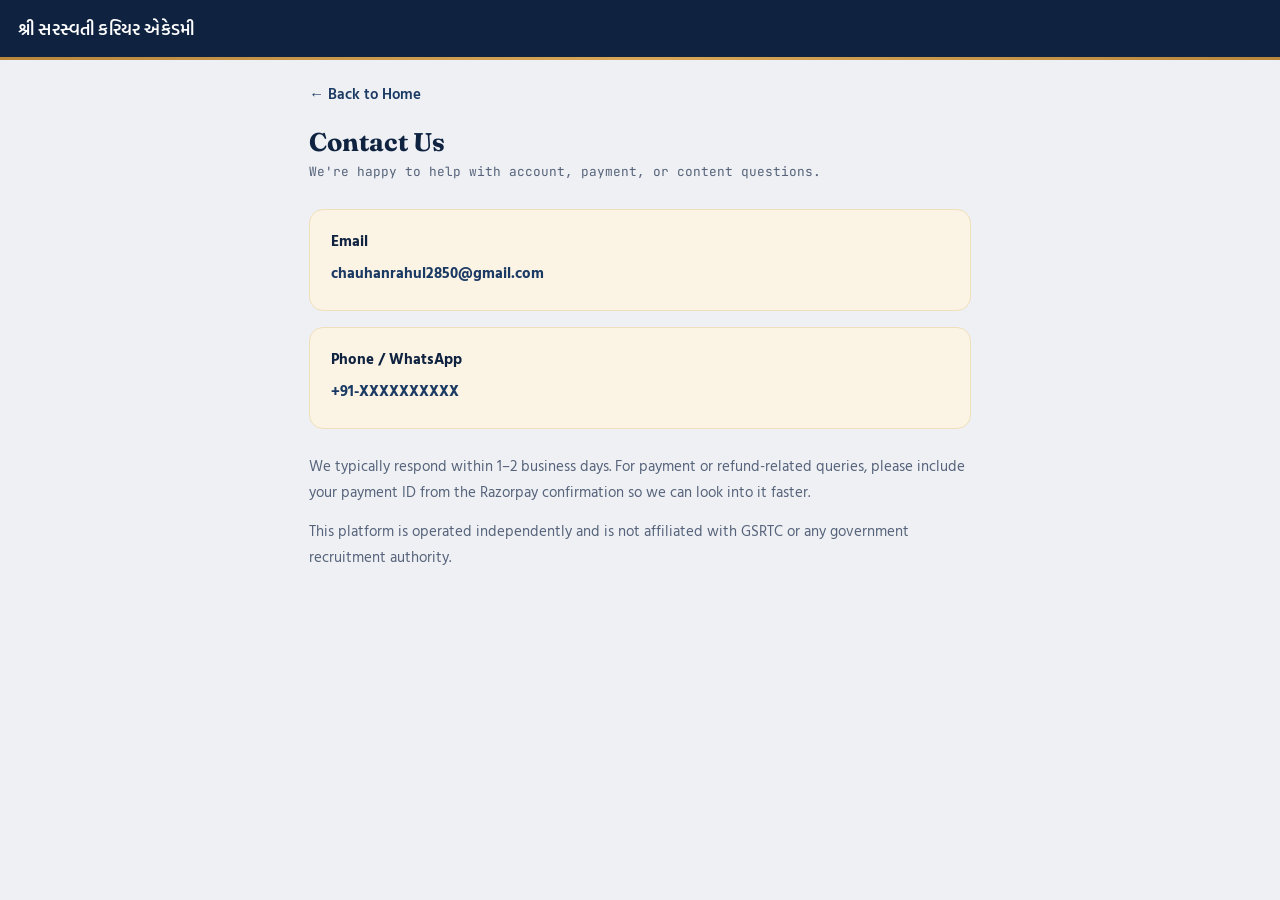
<file: contact.html>
<!DOCTYPE html>
<html lang="en">
<head>
    <meta charset="UTF-8">
    <meta name="viewport" content="width=device-width, initial-scale=1.0">
    <title>Contact Us — Shri Saraswati Career Academy</title>
    <meta name="description" content="Get in touch with Shri Saraswati Career Academy for support with your GSRTC Conductor exam preparation account or payments.">
    <meta name="robots" content="index, follow">
    <link rel="preconnect" href="https://fonts.googleapis.com">
    <link rel="preconnect" href="https://fonts.gstatic.com" crossorigin>
    <link href="https://fonts.googleapis.com/css2?family=Fraunces:opsz,wght@9..144,600;9..144,700;9..144,800&family=Hind+Vadodara:wght@400;500;600;700&family=JetBrains+Mono:wght@500;700&display=swap" rel="stylesheet">
    <link rel="stylesheet" href="css/style.css">
    <link rel="stylesheet" href="css/legal.css">
</head>
<body>
    <div class="top-navbar">
        <span>શ્રી સરસ્વતી કરિયર એકેડમી</span>
    </div>

    <div class="legal-page">
        <a href="index.html" class="legal-back-link">← Back to Home</a>
        <h1>Contact Us</h1>
        <div class="legal-updated">We're happy to help with account, payment, or content questions.</div>

        <div class="legal-contact-box">
            <p><strong>Email</strong></p>
            <p><a href="mailto:chauhanrahul2850@gmail.com">chauhanrahul2850@gmail.com</a></p>
        </div>

        <div class="legal-contact-box" style="margin-top: 1rem;">
            <p><strong>Phone / WhatsApp</strong></p>
            <p><a href="tel:+91XXXXXXXXXX">+91-XXXXXXXXXX</a></p>
        </div>

        <p style="margin-top: 1.5rem;">We typically respond within 1–2 business days. For payment or refund-related queries, please include your payment ID from the Razorpay confirmation so we can look into it faster.</p>

        <p>This platform is operated independently and is not affiliated with GSRTC or any government recruitment authority.</p>
    </div>
</body>
</html>
</file>
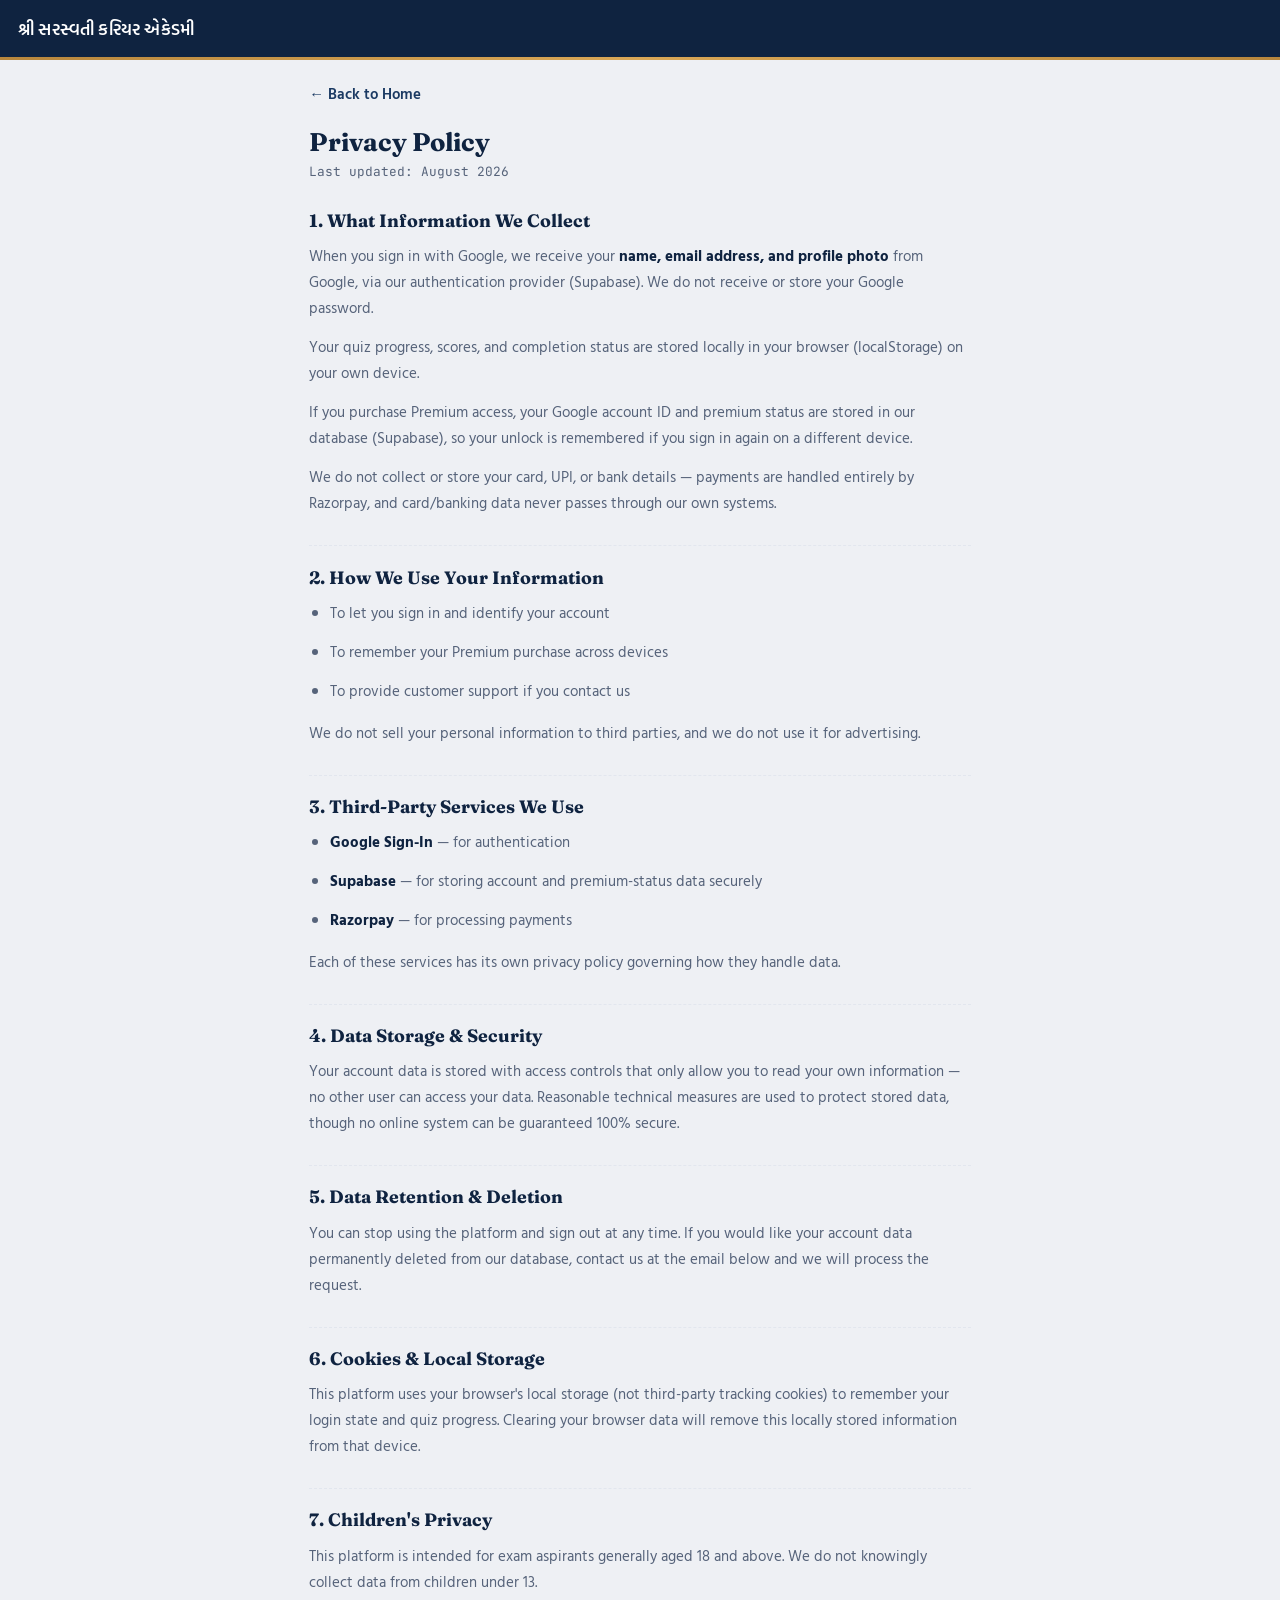
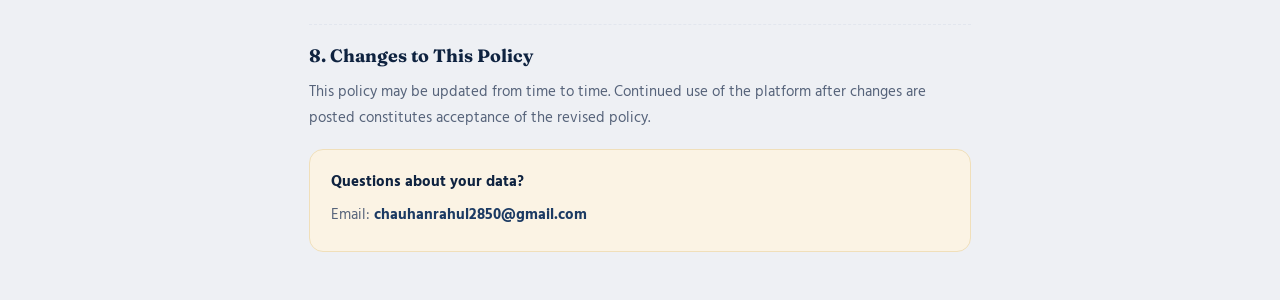
<file: privacy.html>
<!DOCTYPE html>
<html lang="en">
<head>
    <meta charset="UTF-8">
    <meta name="viewport" content="width=device-width, initial-scale=1.0">
    <title>Privacy Policy — Shri Saraswati Career Academy</title>
    <meta name="description" content="How Shri Saraswati Career Academy collects, uses, and protects your data on our GSRTC Conductor exam preparation platform.">
    <meta name="robots" content="index, follow">
    <link rel="preconnect" href="https://fonts.googleapis.com">
    <link rel="preconnect" href="https://fonts.gstatic.com" crossorigin>
    <link href="https://fonts.googleapis.com/css2?family=Fraunces:opsz,wght@9..144,600;9..144,700;9..144,800&family=Hind+Vadodara:wght@400;500;600;700&family=JetBrains+Mono:wght@500;700&display=swap" rel="stylesheet">
    <link rel="stylesheet" href="css/style.css">
    <link rel="stylesheet" href="css/legal.css">
</head>
<body>
    <div class="top-navbar">
        <span>શ્રી સરસ્વતી કરિયર એકેડમી</span>
    </div>

    <div class="legal-page">
        <a href="index.html" class="legal-back-link">← Back to Home</a>
        <h1>Privacy Policy</h1>
        <div class="legal-updated">Last updated: August 2026</div>

        <h2>1. What Information We Collect</h2>
        <p>When you sign in with Google, we receive your <strong>name, email address, and profile photo</strong> from Google, via our authentication provider (Supabase). We do not receive or store your Google password.</p>
        <p>Your quiz progress, scores, and completion status are stored locally in your browser (localStorage) on your own device.</p>
        <p>If you purchase Premium access, your Google account ID and premium status are stored in our database (Supabase), so your unlock is remembered if you sign in again on a different device.</p>
        <p>We do not collect or store your card, UPI, or bank details — payments are handled entirely by Razorpay, and card/banking data never passes through our own systems.</p>

        <h2>2. How We Use Your Information</h2>
        <ul>
            <li>To let you sign in and identify your account</li>
            <li>To remember your Premium purchase across devices</li>
            <li>To provide customer support if you contact us</li>
        </ul>
        <p>We do not sell your personal information to third parties, and we do not use it for advertising.</p>

        <h2>3. Third-Party Services We Use</h2>
        <ul>
            <li><strong>Google Sign-In</strong> — for authentication</li>
            <li><strong>Supabase</strong> — for storing account and premium-status data securely</li>
            <li><strong>Razorpay</strong> — for processing payments</li>
        </ul>
        <p>Each of these services has its own privacy policy governing how they handle data.</p>

        <h2>4. Data Storage & Security</h2>
        <p>Your account data is stored with access controls that only allow you to read your own information — no other user can access your data. Reasonable technical measures are used to protect stored data, though no online system can be guaranteed 100% secure.</p>

        <h2>5. Data Retention & Deletion</h2>
        <p>You can stop using the platform and sign out at any time. If you would like your account data permanently deleted from our database, contact us at the email below and we will process the request.</p>

        <h2>6. Cookies & Local Storage</h2>
        <p>This platform uses your browser's local storage (not third-party tracking cookies) to remember your login state and quiz progress. Clearing your browser data will remove this locally stored information from that device.</p>

        <h2>7. Children's Privacy</h2>
        <p>This platform is intended for exam aspirants generally aged 18 and above. We do not knowingly collect data from children under 13.</p>

        <h2>8. Changes to This Policy</h2>
        <p>This policy may be updated from time to time. Continued use of the platform after changes are posted constitutes acceptance of the revised policy.</p>

        <div class="legal-contact-box">
            <p><strong>Questions about your data?</strong></p>
            <p>Email: <a href="mailto:chauhanrahul2850@gmail.com">chauhanrahul2850@gmail.com</a></p>
        </div>
    </div>
</body>
</html>
</file>
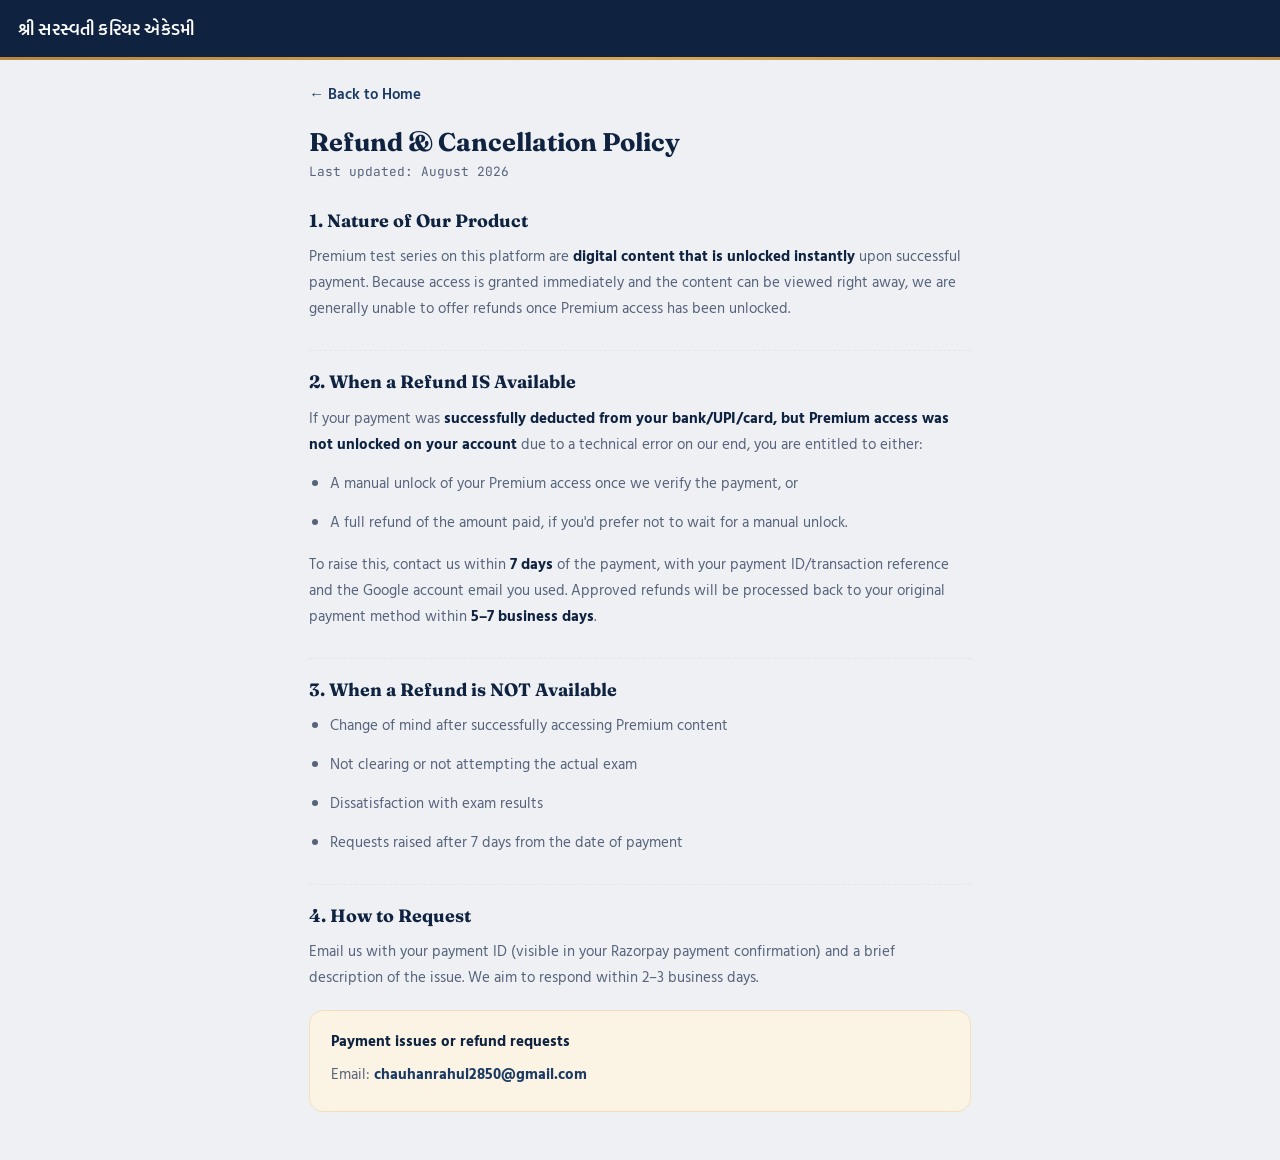
<file: refund-policy.html>
<!DOCTYPE html>
<html lang="en">
<head>
    <meta charset="UTF-8">
    <meta name="viewport" content="width=device-width, initial-scale=1.0">
    <title>Refund & Cancellation Policy — Shri Saraswati Career Academy</title>
    <meta name="description" content="Refund and cancellation policy for Premium test series purchases on Shri Saraswati Career Academy.">
    <meta name="robots" content="index, follow">
    <link rel="preconnect" href="https://fonts.googleapis.com">
    <link rel="preconnect" href="https://fonts.gstatic.com" crossorigin>
    <link href="https://fonts.googleapis.com/css2?family=Fraunces:opsz,wght@9..144,600;9..144,700;9..144,800&family=Hind+Vadodara:wght@400;500;600;700&family=JetBrains+Mono:wght@500;700&display=swap" rel="stylesheet">
    <link rel="stylesheet" href="css/style.css">
    <link rel="stylesheet" href="css/legal.css">
</head>
<body>
    <div class="top-navbar">
        <span>શ્રી સરસ્વતી કરિયર એકેડમી</span>
    </div>

    <div class="legal-page">
        <a href="index.html" class="legal-back-link">← Back to Home</a>
        <h1>Refund & Cancellation Policy</h1>
        <div class="legal-updated">Last updated: August 2026</div>

        <h2>1. Nature of Our Product</h2>
        <p>Premium test series on this platform are <strong>digital content that is unlocked instantly</strong> upon successful payment. Because access is granted immediately and the content can be viewed right away, we are generally unable to offer refunds once Premium access has been unlocked.</p>

        <h2>2. When a Refund IS Available</h2>
        <p>If your payment was <strong>successfully deducted from your bank/UPI/card, but Premium access was not unlocked on your account</strong> due to a technical error on our end, you are entitled to either:</p>
        <ul>
            <li>A manual unlock of your Premium access once we verify the payment, or</li>
            <li>A full refund of the amount paid, if you'd prefer not to wait for a manual unlock.</li>
        </ul>
        <p>To raise this, contact us within <strong>7 days</strong> of the payment, with your payment ID/transaction reference and the Google account email you used. Approved refunds will be processed back to your original payment method within <strong>5–7 business days</strong>.</p>

        <h2>3. When a Refund is NOT Available</h2>
        <ul>
            <li>Change of mind after successfully accessing Premium content</li>
            <li>Not clearing or not attempting the actual exam</li>
            <li>Dissatisfaction with exam results</li>
            <li>Requests raised after 7 days from the date of payment</li>
        </ul>

        <h2>4. How to Request</h2>
        <p>Email us with your payment ID (visible in your Razorpay payment confirmation) and a brief description of the issue. We aim to respond within 2–3 business days.</p>

        <div class="legal-contact-box">
            <p><strong>Payment issues or refund requests</strong></p>
            <p>Email: <a href="mailto:chauhanrahul2850@gmail.com">chauhanrahul2850@gmail.com</a></p>
        </div>
    </div>
</body>
</html>
</file>
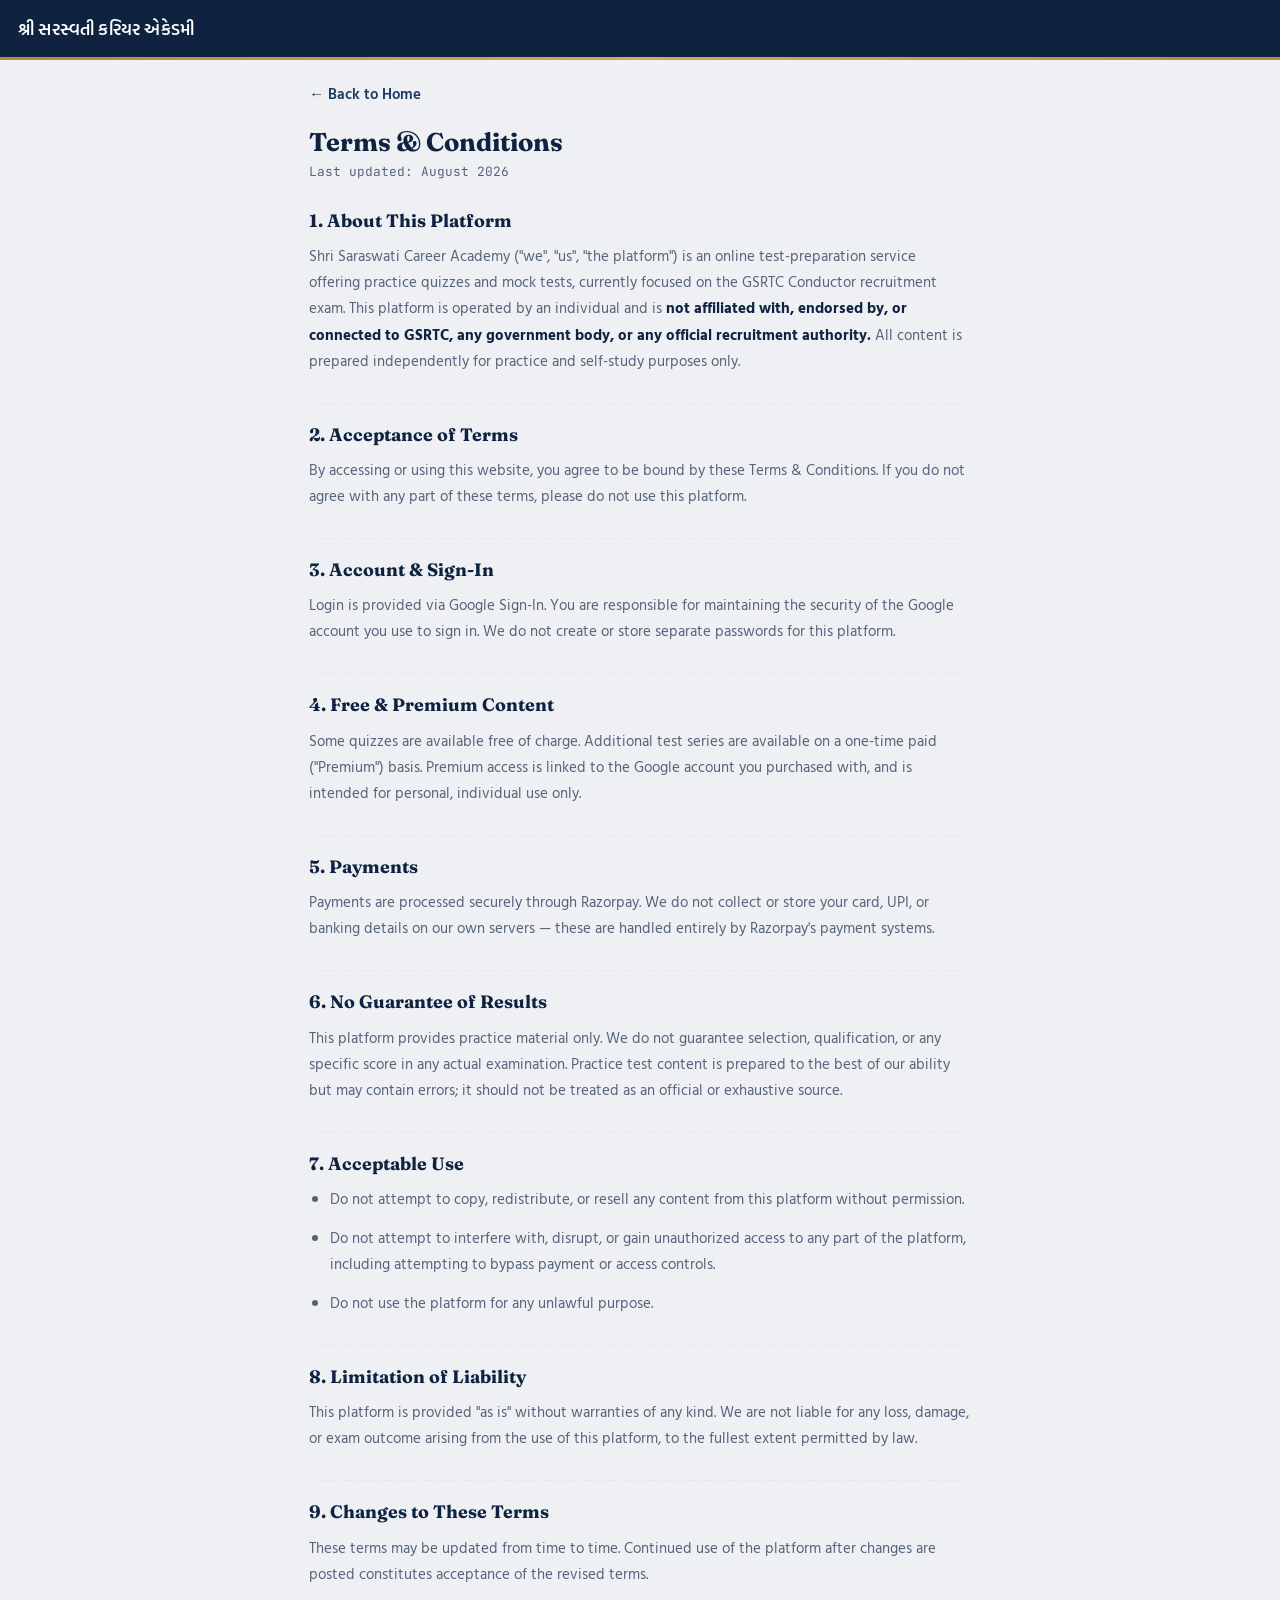
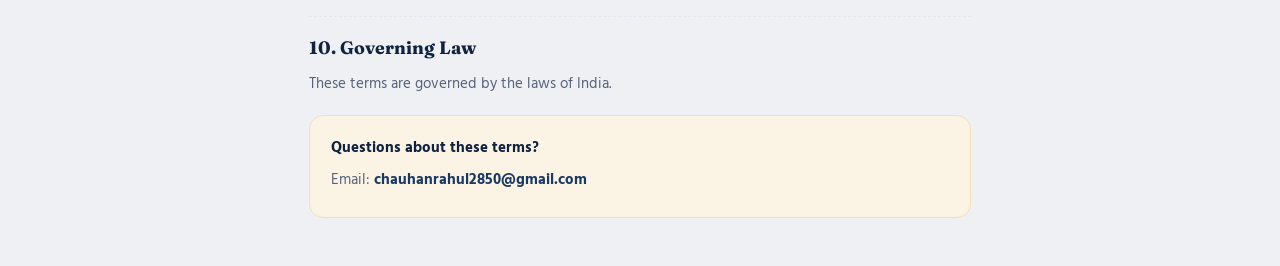
<file: terms.html>
<!DOCTYPE html>
<html lang="en">
<head>
    <meta charset="UTF-8">
    <meta name="viewport" content="width=device-width, initial-scale=1.0">
    <title>Terms & Conditions — Shri Saraswati Career Academy</title>
    <meta name="description" content="Terms and conditions for using Shri Saraswati Career Academy's GSRTC Conductor exam preparation platform, quizzes, and premium mock tests.">
    <meta name="robots" content="index, follow">
    <link rel="preconnect" href="https://fonts.googleapis.com">
    <link rel="preconnect" href="https://fonts.gstatic.com" crossorigin>
    <link href="https://fonts.googleapis.com/css2?family=Fraunces:opsz,wght@9..144,600;9..144,700;9..144,800&family=Hind+Vadodara:wght@400;500;600;700&family=JetBrains+Mono:wght@500;700&display=swap" rel="stylesheet">
    <link rel="stylesheet" href="css/style.css">
    <link rel="stylesheet" href="css/legal.css">
</head>
<body>
    <div class="top-navbar">
        <span>શ્રી સરસ્વતી કરિયર એકેડમી</span>
    </div>

    <div class="legal-page">
        <a href="index.html" class="legal-back-link">← Back to Home</a>
        <h1>Terms & Conditions</h1>
        <div class="legal-updated">Last updated: August 2026</div>

        <h2>1. About This Platform</h2>
        <p>Shri Saraswati Career Academy ("we", "us", "the platform") is an online test-preparation service offering practice quizzes and mock tests, currently focused on the GSRTC Conductor recruitment exam. This platform is operated by an individual and is <strong>not affiliated with, endorsed by, or connected to GSRTC, any government body, or any official recruitment authority.</strong> All content is prepared independently for practice and self-study purposes only.</p>

        <h2>2. Acceptance of Terms</h2>
        <p>By accessing or using this website, you agree to be bound by these Terms & Conditions. If you do not agree with any part of these terms, please do not use this platform.</p>

        <h2>3. Account & Sign-In</h2>
        <p>Login is provided via Google Sign-In. You are responsible for maintaining the security of the Google account you use to sign in. We do not create or store separate passwords for this platform.</p>

        <h2>4. Free & Premium Content</h2>
        <p>Some quizzes are available free of charge. Additional test series are available on a one-time paid ("Premium") basis. Premium access is linked to the Google account you purchased with, and is intended for personal, individual use only.</p>

        <h2>5. Payments</h2>
        <p>Payments are processed securely through Razorpay. We do not collect or store your card, UPI, or banking details on our own servers — these are handled entirely by Razorpay's payment systems.</p>

        <h2>6. No Guarantee of Results</h2>
        <p>This platform provides practice material only. We do not guarantee selection, qualification, or any specific score in any actual examination. Practice test content is prepared to the best of our ability but may contain errors; it should not be treated as an official or exhaustive source.</p>

        <h2>7. Acceptable Use</h2>
        <ul>
            <li>Do not attempt to copy, redistribute, or resell any content from this platform without permission.</li>
            <li>Do not attempt to interfere with, disrupt, or gain unauthorized access to any part of the platform, including attempting to bypass payment or access controls.</li>
            <li>Do not use the platform for any unlawful purpose.</li>
        </ul>

        <h2>8. Limitation of Liability</h2>
        <p>This platform is provided "as is" without warranties of any kind. We are not liable for any loss, damage, or exam outcome arising from the use of this platform, to the fullest extent permitted by law.</p>

        <h2>9. Changes to These Terms</h2>
        <p>These terms may be updated from time to time. Continued use of the platform after changes are posted constitutes acceptance of the revised terms.</p>

        <h2>10. Governing Law</h2>
        <p>These terms are governed by the laws of India.</p>

        <div class="legal-contact-box">
            <p><strong>Questions about these terms?</strong></p>
            <p>Email: <a href="mailto:chauhanrahul2850@gmail.com">chauhanrahul2850@gmail.com</a></p>
        </div>
    </div>
</body>
</html>
</file>
<file: css/style.css>
:root {
    /* 🎫 TOKEN SYSTEM — "Admit Card / Ticket" palette
       Navy + brass reads as certificate/marksheet authority; the ticket notch
       and ruled-paper texture below are what tie it to a bus-conductor exam. */
    --ink: #0f2340;          /* primary navy */
    --ink-2: #1b3a63;        /* secondary navy */
    --gold: #b8873d;         /* brass accent */
    --gold-light: #d9a757;   /* gold gradient highlight */
    --gold-wash: #fbf3e4;    /* pale gold background wash */
    --paper: #eef0f4;        /* page background */
    --card: #ffffff;
    --ink-soft: #56637a;     /* secondary text */
    --line: #e2e6ee;
    --font-display: 'Fraunces', serif;
    --font-body: 'Hind Vadodara', 'Segoe UI', sans-serif;
    --font-mono: 'JetBrains Mono', monospace;
}

* { box-sizing: border-box; margin: 0; padding: 0; }

@media (prefers-reduced-motion: reduce) {
    *, *::before, *::after { animation-duration: 0.001ms !important; animation-iteration-count: 1 !important; transition-duration: 0.001ms !important; }
}

body {
    font-family: var(--font-body);
    background-color: var(--paper);
    color: var(--ink);
    position: relative;
    overflow-x: hidden;
}

:focus-visible {
    outline: 2px solid var(--gold);
    outline-offset: 2px;
    border-radius: 4px;
}

/* HEADER & MENU BAR  */
.top-navbar {
    background: var(--ink);
    color: white;
    padding: 16px 18px;
    display: flex;
    align-items: center;
    gap: 15px;
    font-size: 1.05rem;
    font-weight: 600;
    letter-spacing: 0.2px;
    position: relative;
}
.top-navbar::after {
    content: "";
    position: absolute;
    left: 0; right: 0; bottom: -3px;
    height: 3px;
    background: linear-gradient(90deg, var(--gold) 0%, var(--gold-light) 50%, var(--gold) 100%);
}
.menu-trigger { font-size: 1.4rem; cursor: pointer; background: none; border: none; color: var(--gold-light); line-height: 1; }

/* SCREENS SYSTEM */
.screen { display: none; padding: 1rem; max-width: 800px; margin: 0 auto; }
.active { display: block; }

/* ================================================================
   TICKET SIGNATURE — every hero/header card below gets a die-cut
   notch punched into its left and right edges at vertical-center,
   the way a bus ticket or admit-card stub is torn from its counterfoil.
   ================================================================ */
.subject-header-card,
.branch-header-card {
    position: relative;
}
.subject-header-card::before,
.subject-header-card::after,
.branch-header-card::before,
.branch-header-card::after {
    content: "";
    position: absolute;
    top: 50%;
    width: 18px;
    height: 18px;
    background: var(--paper);
    border-radius: 50%;
    transform: translateY(-50%);
    box-shadow: inset 0 0 0 1px rgba(15, 35, 64, 0.05);
    z-index: 3;
}
.subject-header-card::before, .branch-header-card::before { left: -9px; }
.subject-header-card::after,  .branch-header-card::after  { right: -9px; }

/* BRANCH BANNER HEADER CARD (also used on Screen 3 & Screen 4's compact header) */
.branch-header-card {
    background: linear-gradient(135deg, #0f2340 0%, #1b3a63 100%);
    border-radius: 18px;
    padding: 1.2rem;
    color: #ffffff;
    box-shadow: 0 8px 20px rgba(15, 35, 64, 0.2);
    margin-bottom: 1.5rem;
    border: 1px solid rgba(255, 255, 255, 0.1);
    overflow: visible;
}

.header-main-info {
    display: flex;
    align-items: center;
    gap: 12px;
    margin-bottom: 1.2rem;
}

.header-icon-box {
    width: 50px;
    height: 50px;
    border-radius: 50%;
    background: rgba(255, 255, 255, 0.12);
    display: flex;
    align-items: center;
    justify-content: center;
    font-size: 1.5rem;
    flex-shrink: 0;
    border: 1px solid rgba(255, 255, 255, 0.14);
}

.header-text-box h1 {
    font-size: 1.4rem;
    font-weight: 700;
    color: #ffffff;
    margin: 0;
}

.header-text-box p {
    font-size: 0.85rem;
    color: #a0aec0;
    margin-top: 2px;
}

/* HEADER STATS ROW — shared by Screen 2 (chapters) and Screen 4 (test list) */
.header-stats-row {
    display: flex;
    align-items: center;
    justify-content: space-between;
    background: rgba(0, 0, 0, 0.2);
    border-radius: 12px;
    padding: 10px 12px;
    border-top: 1px dashed rgba(255, 255, 255, 0.15);
}

.stat-item {
    display: flex;
    align-items: center;
    gap: 8px;
    flex: 1;
    justify-content: center;
}

.stat-icon {
    width: 26px;
    height: 26px;
    border-radius: 50%;
    display: flex;
    align-items: center;
    justify-content: center;
    font-size: 0.75rem;
    font-weight: bold;
    color: white;
    flex-shrink: 0;
}

.blue-bg { background-color: #3182ce; }
.green-bg { background-color: #38a169; }
.orange-bg { background-color: #dd6b20; }

.stat-details {
    display: flex;
    flex-direction: column;
}

.stat-label {
    font-size: 0.68rem;
    color: #cbd5e0;
    white-space: nowrap;
}

.stat-value {
    font-family: var(--font-mono);
    font-size: 0.95rem;
    font-weight: 700;
    color: #ffffff;
}

.stat-divider {
    width: 1px;
    height: 24px;
    background: rgba(255, 255, 255, 0.15);
}

/* SUBJECT / BRANCH CARDS */
.grid { display: grid; grid-template-columns: 1fr; gap: 1rem; margin-top: 1.5rem; }
@media(min-width: 600px) { .grid { grid-template-columns: 1fr 1fr; } }

/* Gentle staggered entrance for card grids/lists — one pass on load, nothing ongoing */
@keyframes cardIn {
    from { opacity: 0; transform: translateY(6px); }
    to   { opacity: 1; transform: translateY(0); }
}
.grid .card,
.quiz-list-container .quiz-row-card,
.type-cards-grid .type-card {
    animation: cardIn 0.35s ease both;
}
.grid .card:nth-child(2), .quiz-row-card:nth-child(2), .type-card:nth-child(2) { animation-delay: 0.04s; }
.grid .card:nth-child(3), .quiz-row-card:nth-child(3) { animation-delay: 0.08s; }
.grid .card:nth-child(4), .quiz-row-card:nth-child(4) { animation-delay: 0.12s; }
.grid .card:nth-child(5), .quiz-row-card:nth-child(5) { animation-delay: 0.16s; }
.grid .card:nth-child(n+6), .quiz-row-card:nth-child(n+6) { animation-delay: 0.2s; }

/* --- SUBJECT / CHAPTER CARD --- */
.card {
    background: var(--card);
    padding: 0.9rem 1.1rem;
    border-radius: 16px;
    border: 1px solid var(--line);
    border-left: 4px solid var(--gold);
    box-shadow: 0 4px 12px rgba(15, 35, 64, 0.05);
    cursor: pointer;
    display: flex;
    align-items: center;
    justify-content: space-between;
    gap: 12px;
    transition: transform 0.15s ease, box-shadow 0.15s ease;
}
.card:hover {
    transform: translateY(-2px);
    box-shadow: 0 8px 20px rgba(15, 35, 64, 0.1);
}
.card-left {
    display: flex;
    align-items: center;
    gap: 14px;
    flex: 1;
    min-width: 0;
}
/* 3D ICON CONTAINER BOX (Screen 1: subjects) */
.card-icon-box {
    width: 46px;
    height: 46px;
    border-radius: 12px;
    background: linear-gradient(135deg, #f0f4f9 0%, #e1e8f0 100%);
    display: flex;
    align-items: center;
    justify-content: center;
    flex-shrink: 0;
    position: relative;
    box-shadow: inset 0 2px 4px rgba(255, 255, 255, 0.8), 0 2px 6px rgba(0,0,0,0.05);
}
.card-img-icon {
    width: 50px;
    height: 50px;
    object-fit: contain;
    position: absolute;
    filter: drop-shadow(0 2px 4px rgba(0,0,0,0.15));
}
/* Chapter serial number chip (Screen 2) — reads like a ticket/stub number */
.chapter-index {
    font-family: var(--font-mono);
    font-size: 0.78rem;
    font-weight: 700;
    color: var(--gold);
    background: var(--gold-wash);
    border: 1px solid #f0dfba;
    border-radius: 8px;
    padding: 6px 8px;
    flex-shrink: 0;
    letter-spacing: 0.5px;
}
.card-title {
    font-weight: 700;
    font-size: 1.02rem;
    color: var(--ink);
    line-height: 1.3;
}
/* FALLBACK EMOJI STYLING */
.fallback-emoji {
    font-size: 1.4rem;
    line-height: 1;
}
.card:active {
    transform: scale(0.98);
}

/* CIRCULAR RING PROGRESS — the one progress widget, used at every level */
.ring {
    --pct: 0;
    width: 42px; height: 42px; border-radius: 50%; flex-shrink: 0;
    background: conic-gradient(var(--gold) calc(var(--pct) * 3.6deg), #e5e8ee 0deg);
    display: flex; align-items: center; justify-content: center; padding: 3px;
}
.ring-lg { width: 56px; height: 56px; padding: 4px; }
.ring-inner {
    width: 100%; height: 100%; border-radius: 50%; background: var(--card);
    display: flex; align-items: center; justify-content: center;
    font-family: var(--font-mono); font-weight: 700; color: var(--ink); font-size: 0.68rem;
}
.ring-lg .ring-inner { font-size: 0.78rem; }

/* BUTTONS */
.btn {
    background: linear-gradient(135deg, var(--gold-light) 0%, var(--gold) 100%);
    color: #2a1c04; border: none; padding: 13px 28px;
    font-size: 1rem; font-weight: 700; border-radius: 12px; cursor: pointer;
    box-shadow: 0 6px 16px rgba(184, 135, 61, 0.28);
}
.back-btn { background: none; border: none; color: var(--ink-2); font-weight: 600; cursor: pointer; margin-bottom: 1rem; font-size: 0.95rem; }

/* SIDEBAR DRAWER */
.sidebar {
    position: fixed; top: 0; left: -300px; width: 280px; height: 100%;
    background-color: var(--ink); color: white; z-index: 2000;
    transition: 0.3s ease; padding: 20px; box-shadow: 5px 0 25px rgba(0,0,0,0.3);
    display: flex; flex-direction: column;
}
.sidebar.open { left: 0; }
.sidebar-overlay {
    position: fixed; top: 0; left: 0; width: 100%; height: 100%;
    background: rgba(6, 14, 28, 0.55); z-index: 1999; display: none;
}
.sidebar-overlay.show { display: block; }

.sidebar-close { align-self: flex-end; background: none; border: none; color: #8b97ad; font-size: 1.5rem; cursor: pointer; }
.sidebar-brand { font-family: var(--font-display); font-size: 1.3rem; font-weight: 700; color: var(--gold-light); margin-bottom: 20px; border-bottom: 1px solid #2a3f5f; padding-bottom: 12px; }

/* PROFILE SECTION */
.profile-section { background: #16294a; padding: 14px; border-radius: 14px; display: flex; flex-direction: column; gap: 10px; margin-bottom: 25px; border: 1px solid #26385a; }
.profile-top-row { display: flex; align-items: center; justify-content: space-between; gap: 10px; }
.profile-left { display: flex; align-items: center; gap: 12px; min-width: 0; flex: 1; }
.logout-row { display: flex; justify-content: flex-end; border-top: 1px dashed rgba(255,255,255,0.1); padding-top: 8px; }
.avatar { width: 40px; height: 40px; background: linear-gradient(135deg, var(--gold-light), var(--gold)); color: #2a1c04; border-radius: 50%; display: flex; align-items: center; justify-content: center; font-weight: 700; font-size: 1.1rem; flex-shrink: 0; object-fit: cover; }
.logout-btn {
    background: none;
    border: none;
    color: #9aa5ba;
    font-size: 0.78rem;
    font-weight: 600;
    cursor: pointer;
    display: flex;
    align-items: center;
    gap: 5px;
    padding: 2px 4px;
}
.logout-btn:hover { color: #e57373; }
.profile-info { text-align: left; min-width: 0; flex: 1; }
.profile-name { font-weight: 600; font-size: 0.92rem; color: #f3f4f6; overflow: hidden; text-overflow: ellipsis; white-space: nowrap; }
.profile-status { font-size: 0.72rem; color: #8b97ad; margin-top: 2px; }

/* SIDEBAR MENU */
.sidebar-menu { list-style: none; flex-grow: 1; }
.sidebar-item { padding: 12px 14px; border-radius: 10px; margin-bottom: 6px; cursor: pointer; display: flex; align-items: center; gap: 12px; color: #9aa5ba; font-weight: 500; font-size: 0.92rem; transition: 0.2s; }
.sidebar-item:hover, .sidebar-item.active-menu { background: #1e2f4d; color: var(--gold-light); }

/* MODAL */
.modal { display: none; position: fixed; top: 0; left: 0; width: 100%; height: 100%; background: rgba(6, 14, 28, 0.65); align-items: center; justify-content: center; z-index: 3000; backdrop-filter: blur(3px); }
.modal-content {
    background: var(--card); padding: 2rem 1.8rem; border-radius: 18px; text-align: center;
    max-width: 380px; margin: 1rem; color: var(--ink); position: relative; overflow: hidden;
    border-top: 4px solid var(--gold);
}
.modal-content h3 { font-family: var(--font-display); font-size: 1.25rem; font-weight: 700; }
.modal-content p { color: var(--ink-soft); font-size: 0.92rem; margin-top: 10px; line-height: 1.5; }
.modal-content h2 { font-family: var(--font-display); font-size: 2.1rem; }

/* LOGOUT CONFIRM MODAL */
.logout-icon-badge {
    width: 84px;
    height: 84px;
    border-radius: 50%;
    background: #fde3e3;
    display: flex;
    align-items: center;
    justify-content: center;
    margin: 0 auto 16px;
}
.logout-icon-img {
    width: 40px;
    height: 40px;
    object-fit: contain;
}
.logout-title {
    font-family: var(--font-display);
    font-size: 1.4rem;
    font-weight: 700;
    color: var(--ink);
    margin: 0;
}
.logout-title-underline {
    width: 46px;
    height: 3px;
    background: var(--gold);
    border-radius: 3px;
    margin: 10px auto 4px;
}
.logout-confirm-btn {
    width: 100%;
    display: flex;
    align-items: center;
    justify-content: center;
    gap: 10px;
    background: linear-gradient(135deg, #ef4444, #b91c1c);
    color: #ffffff;
    border: none;
    border-radius: 14px;
    padding: 14px 20px;
    margin: 18px 0 0.7rem;
    font-size: 1.02rem;
    font-weight: 700;
    font-family: var(--font-body);
    cursor: pointer;
    box-shadow: 0 6px 16px rgba(185, 28, 28, 0.3);
}
.logout-confirm-btn:active { transform: scale(0.98); }
.logout-btn-icon {
    width: 20px;
    height: 20px;
    flex-shrink: 0;
}
.logout-cancel-btn {
    width: 100%;
    background: #ffffff;
    border: 1px solid var(--line);
    color: var(--ink);
    border-radius: 14px;
    padding: 13px 20px;
    font-size: 0.98rem;
    font-weight: 600;
    font-family: var(--font-body);
    cursor: pointer;
}
.logout-cancel-btn:active { background: var(--paper); }

/* GOOGLE SIGN-IN BUTTON — follows Google's own brand button style
   (white background, subtle border/shadow, colored "G" mark + dark text)
   instead of matching the app's gold accent, since this is a recognizable
   third-party sign-in affordance. */
.google-login-btn {
    width: 100%;
    margin: 15px 0 0.7rem;
    display: flex;
    align-items: center;
    justify-content: center;
    gap: 12px;
    background: #ffffff;
    color: #3c4043;
    border: 1px solid #dadce0;
    border-radius: 12px;
    padding: 13px 20px;
    font-size: 1rem;
    font-weight: 600;
    font-family: var(--font-body);
    cursor: pointer;
    box-shadow: 0 1px 3px rgba(0, 0, 0, 0.08);
    transition: background-color 0.15s ease, box-shadow 0.15s ease;
}
.google-login-btn:hover {
    background: #f8f9fa;
    box-shadow: 0 2px 6px rgba(0, 0, 0, 0.12);
}
.google-login-btn:active {
    background: #f1f3f4;
}
.google-icon {
    width: 20px;
    height: 20px;
    flex-shrink: 0;
}

/* --- SUBJECTS BANNER HEADER CARD (Screen 1) --- */
.subject-header-card {
    background: linear-gradient(135deg, #071e3d 0%, #0f2340 50%, #16325c 100%);
    border-radius: 20px;
    padding: 1.5rem;
    color: #ffffff;
    display: flex;
    align-items: center;
    justify-content: space-between;
    gap: 15px;
    box-shadow: 0 10px 25px rgba(7, 30, 61, 0.25);
    margin-bottom: 1.8rem;
    overflow: visible;
    border-bottom: 4px solid var(--gold);
}

.subject-header-left {
    flex: 1;
    z-index: 2;
}

.subject-header-left h1 {
    font-family: var(--font-body);
    font-size: 1.4rem;
    font-weight: 700;
    color: #ffffff;
    line-height: 1.3;
    margin: 0;
}

.subject-title-line {
    width: 45px;
    height: 4px;
    background-color: var(--gold-light, #d9a757);
    border-radius: 4px;
    margin: 8px 0 10px 0;
}

.subject-header-left p {
    font-size: 0.85rem;
    color: #cbd5e0;
    line-height: 1.4;
    margin: 0;
}

/* RIGHT IMAGE CONTAINER */
.subject-header-right {
    flex-shrink: 0;
    z-index: 2;
    display: flex;
    align-items: center;
    justify-content: center;
}

.subject-header-img {
    width: 130px;
    height: auto;
    object-fit: contain;
    filter: drop-shadow(0 8px 18px rgba(0,0,0,0.4));
}

/* MOBILE RESPONSIVENESS */
@media (max-width: 480px) {
    .subject-header-card {
        padding: 1.2rem 1rem;
    }
    .subject-header-left h1 {
        font-size: 1.15rem;
    }
    .subject-header-left p {
        font-size: 0.75rem;
    }
    .subject-header-img {
        width: 100px;
    }
}

/* --- SCREEN 3: TYPE SELECT CARDS --- */
.type-cards-grid {
    display: flex;
    flex-direction: column;
    gap: 1rem;
    margin-top: 1rem;
}

.type-card {
    background: var(--card);
    border-radius: 16px;
    padding: 1.2rem;
    border: 1px solid var(--line);
    border-left: 4px solid var(--gold);
    box-shadow: 0 4px 15px rgba(15, 35, 64, 0.05);
    cursor: pointer;
    display: flex;
    align-items: center;
    justify-content: space-between;
    gap: 12px;
    transition: transform 0.15s ease, box-shadow 0.15s ease;
}

.type-card:hover {
    transform: translateY(-2px);
    box-shadow: 0 8px 20px rgba(15, 35, 64, 0.1);
}

.type-card:active {
    transform: scale(0.98);
}

.type-card-left {
    display: flex;
    align-items: center;
    gap: 14px;
    flex: 1;
}

.type-icon-box {
    width: 48px;
    height: 48px;
    border-radius: 14px;
    display: flex;
    align-items: center;
    justify-content: center;
    font-size: 1.4rem;
    flex-shrink: 0;
}

.quiz-bg {
    background: #fff7ed;
    border: 1px solid #ffedd5;
}

.mock-bg {
    background: #f0fdf4;
    border: 1px solid #dcfce7;
}

.type-info {
    display: flex;
    flex-direction: column;
    gap: 3px;
}

.type-title {
    font-weight: 700;
    font-size: 1.05rem;
    color: var(--ink);
    letter-spacing: 0.3px;
}

.type-subtext {
    font-size: 0.8rem;
    color: var(--ink-soft);
}

.type-card-right {
    display: flex;
    flex-direction: column;
    align-items: flex-end;
    gap: 6px;
}

/* --- SCREEN 4: QUIZ LIST CARDS --- */
.quiz-list-container {
    display: flex;
    flex-direction: column;
    gap: 0.8rem;
    margin-top: 1rem;
}

.quiz-row-card {
    background: var(--card);
    border-radius: 14px;
    padding: 0.9rem 1rem;
    border: 1px solid rgba(226, 230, 238, 0.8);
    box-shadow: 0 2px 8px rgba(15, 35, 64, 0.04);
    cursor: pointer;
    display: flex;
    align-items: center;
    justify-content: space-between;
    gap: 12px;
    transition: transform 0.15s ease, border-color 0.15s ease;
}

.quiz-row-card:hover {
    transform: translateY(-2px);
    border-color: var(--gold);
}

.quiz-row-card.locked {
    background: #f8fafc;
    opacity: 0.85;
}

.quiz-card-left {
    display: flex;
    align-items: center;
    gap: 12px;
    flex: 1;
    min-width: 0;
}

.quiz-status-icon {
    width: 40px;
    height: 40px;
    border-radius: 12px;
    display: flex;
    align-items: center;
    justify-content: center;
    font-size: 1.1rem;
    font-weight: bold;
    flex-shrink: 0;
}

.start-bg { background: #eff6ff; color: #2563eb; }
.done-bg { background: #f0fdf4; color: #16a34a; }
.lock-bg { background: #f1f5f9; color: #64748b; }

.quiz-card-info {
    display: flex;
    flex-direction: column;
    gap: 4px;
    flex: 1;
    min-width: 0;
}

.quiz-card-title {
    font-weight: 700;
    font-size: 1rem;
    color: var(--ink);
}

.stats-pill-group {
    display: flex;
    align-items: center;
    gap: 6px;
    flex-wrap: nowrap;
}

.status-tag {
    font-size: 0.78rem;
    color: var(--ink-soft);
}

/* --- QUIZ CARD ACTION BUTTON, separated by a ticket tear-line --- */
.quiz-card-right {
    display: flex;
    align-items: center;
    justify-content: flex-end;
    flex-shrink: 0;
    padding-left: 12px;
    border-left: 2px dashed var(--line);
}

.quiz-action-btn {
    width: 82px;
    height: 34px;
    font-size: 0.78rem;
    font-weight: 700;
    border: none;
    border-radius: 8px;
    display: flex;
    align-items: center;
    justify-content: center;
    gap: 2px;
    white-space: nowrap;
    cursor: pointer;
    box-shadow: 0 2px 5px rgba(0,0,0,0.05);
}

.btn-play {
    background: linear-gradient(135deg, var(--gold-light) 0%, var(--gold) 100%);
    color: #2a1c04;
    font-weight: 700;
    box-shadow: 0 2px 6px rgba(184, 135, 61, 0.3);
}
.btn-retest {
    background: #eef2ff;
    color: var(--ink-2);
    border: 1px solid #c7d2fe;
}
.btn-lock { background: #e2e8f0; color: #475569; }

/* --- CLEAN SCORE / TIME BADGES --- */
.score-pill-clean {
    background: #ecfdf5;
    color: #047857;
    border: 1px solid #a7f3d0;
    font-weight: 700;
    font-family: var(--font-mono);
    font-size: 0.72rem;
    padding: 2px 8px;
    border-radius: 20px;
    display: inline-flex;
    align-items: center;
}
.time-pill-clean {
    background: #f8fafc;
    color: #475569;
    border: 1px solid #e2e8f0;
    font-family: var(--font-mono);
    font-size: 0.72rem;
    padding: 2px 8px;
    border-radius: 20px;
    display: inline-flex;
    align-items: center;
    gap: 3px;
}
.unattempted-tag {
    font-size: 0.78rem;
    color: #64748b;
    font-weight: 500;
}

/* --- COMPACT HEADER VARIANT (Screen 4) --- */
.branch-header-card.compact-header {
    padding: 1rem 1.2rem;
}
.compact-header .header-main-info {
    margin-bottom: 0.8rem;
}
.compact-header .header-icon-box {
    width: 42px;
    height: 42px;
    font-size: 1.3rem;
}
.compact-header .header-text-box h1 {
    font-size: 1.25rem;
    line-height: 1.2;
}

/* --- TOUCH-FRIENDLY PILL BACK BUTTON --- */
.back-btn-chip {
    display: inline-flex;
    align-items: center;
    gap: 6px;
    background: var(--card);
    border: 1px solid var(--line);
    color: var(--ink);
    font-weight: 600;
    font-size: 0.88rem;
    padding: 8px 16px;
    border-radius: 20px;
    min-height: 42px;
    cursor: pointer;
    margin-bottom: 1rem;
    box-shadow: 0 2px 6px rgba(0, 0, 0, 0.03);
    transition: background-color 0.15s ease, border-color 0.15s ease, transform 0.15s ease;
}
.back-arrow {
    display: inline-block;
    font-weight: 700;
    color: var(--gold);
    transition: transform 0.15s ease;
}
.back-btn-chip:hover {
    border-color: var(--gold);
}
.back-btn-chip:hover .back-arrow {
    transform: translateX(-2px);
}
.back-btn-chip:active {
    background-color: var(--paper);
    transform: scale(0.97);
}
</file>
<file: css/legal.css>
/* Shared layout for standalone content pages (Terms, Privacy, Refund, Contact) —
   reuses the same design tokens/fonts as style.css for a consistent look. */

.legal-page {
    max-width: 700px;
    margin: 0 auto;
    padding: 1.5rem 1.2rem 3rem;
}

.legal-back-link {
    display: inline-flex;
    align-items: center;
    gap: 6px;
    color: var(--ink-2);
    font-weight: 600;
    text-decoration: none;
    margin-bottom: 1.4rem;
    font-size: 0.92rem;
}
.legal-back-link:hover { color: var(--gold); }

.legal-page h1 {
    font-family: var(--font-display);
    font-size: 1.6rem;
    font-weight: 700;
    color: var(--ink);
    margin-bottom: 0.3rem;
}

.legal-updated {
    font-size: 0.8rem;
    color: var(--ink-soft);
    margin-bottom: 1.8rem;
    font-family: var(--font-mono);
}

.legal-page h2 {
    font-family: var(--font-display);
    font-size: 1.12rem;
    font-weight: 700;
    color: var(--ink);
    margin: 1.8rem 0 0.7rem;
    padding-top: 1.2rem;
    border-top: 1px dashed var(--line);
}
.legal-page h2:first-of-type { border-top: none; padding-top: 0; margin-top: 0; }

.legal-page p, .legal-page li {
    color: var(--ink-soft);
    font-size: 0.96rem;
    line-height: 1.7;
    margin-bottom: 0.8rem;
}

.legal-page ul { padding-left: 1.3rem; margin-bottom: 1rem; }
.legal-page strong { color: var(--ink); }

.legal-contact-box {
    background: var(--gold-wash);
    border: 1px solid #f0dfba;
    border-radius: 14px;
    padding: 1.1rem 1.3rem;
    margin-top: 1.2rem;
}
.legal-contact-box p { margin-bottom: 0.4rem; }
.legal-contact-box a { color: var(--ink-2); font-weight: 700; text-decoration: none; }
.legal-contact-box a:hover { color: var(--gold); }

.legal-note {
    font-size: 0.85rem;
    color: var(--ink-soft);
    font-style: italic;
    margin-top: 2rem;
    padding-top: 1rem;
    border-top: 1px dashed var(--line);
}
</file>
